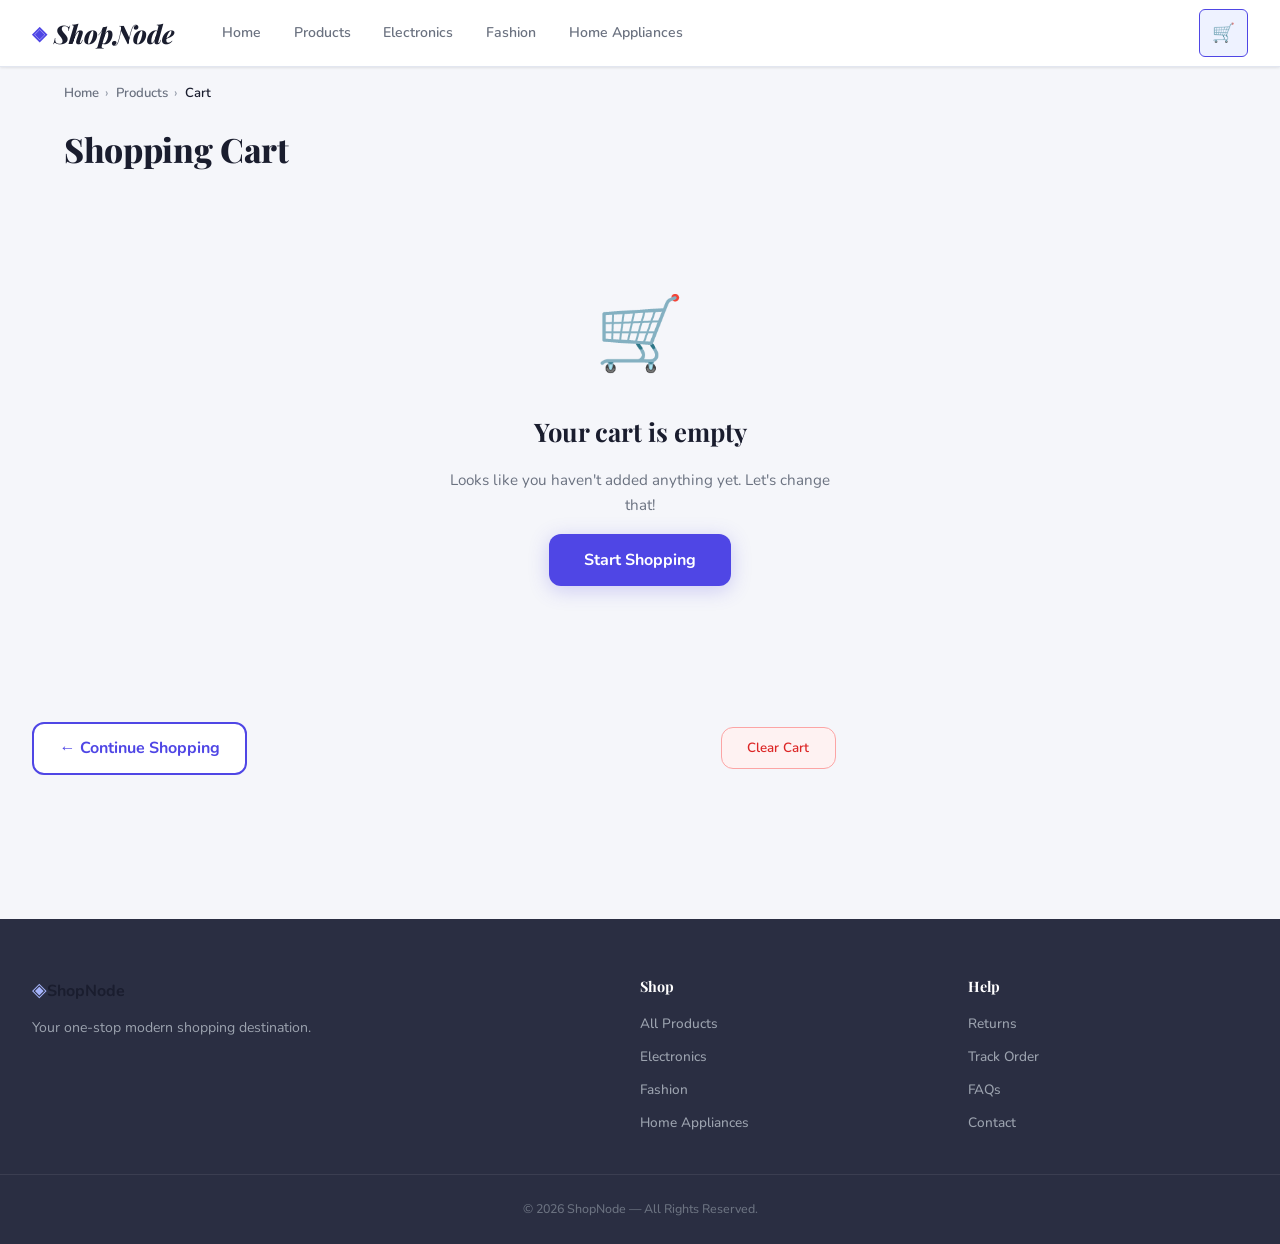
<file: cart.html>
<!DOCTYPE html>
<html lang="en">
<head>
  <meta charset="UTF-8" />
  <meta name="viewport" content="width=device-width, initial-scale=1.0" />
  <title>Your Cart — ShopNode</title>
  <link rel="preconnect" href="https://fonts.googleapis.com" />
  <link rel="preconnect" href="https://fonts.gstatic.com" crossorigin />
  <link href="https://fonts.googleapis.com/css2?family=Syne:wght@400;600;700;800&family=DM+Sans:wght@300;400;500;600&display=swap" rel="stylesheet" />
  <link rel="stylesheet" href="css/style.css" />
  <link rel="stylesheet" href="css/cart.css" />
</head>
<body>

  <header class="navbar" role="banner">
    <div class="nav-inner">
      <a href="index.html" class="nav-logo" aria-label="ShopNode home"><span class="logo-icon">◈</span>ShopNode</a>
      <nav class="nav-links" role="navigation" aria-label="Main navigation">
        <a href="index.html" class="nav-link">Home</a>
        <a href="products.html" class="nav-link">Products</a>
        <a href="products.html?category=Electronics" class="nav-link">Electronics</a>
        <a href="products.html?category=Fashion" class="nav-link">Fashion</a>
        <a href="products.html?category=HomeAppliances" class="nav-link">Home Appliances</a>
      </nav>
      <div class="nav-actions">
        <a href="cart.html" class="nav-icon-btn cart-btn active-cart-btn" aria-label="Shopping cart">🛒<span class="cart-badge">0</span></a>
        <button class="nav-hamburger" onclick="toggleMobileNav()" aria-label="Toggle menu">☰</button>
      </div>
    </div>
    <div class="mobile-nav" id="mobile-nav" aria-hidden="true">
      <a href="index.html">Home</a>
      <a href="products.html">All Products</a>
      <a href="products.html?category=Electronics">Electronics</a>
      <a href="products.html?category=Fashion">Fashion</a>
      <a href="products.html?category=HomeAppliances">Home Appliances</a>
      <a href="products.html?category=Books">Books</a>
      <a href="products.html?category=Sports">Sports</a>
      <a href="cart.html" class="active">Cart</a>
    </div>
  </header>

  <main class="cart-main">
    <nav class="breadcrumb" aria-label="Breadcrumb">
      <a href="index.html">Home</a> <span>›</span> <a href="products.html">Products</a> <span>›</span> <span>Cart</span>
    </nav>

    <h1 class="page-title">Shopping Cart</h1>

    <!-- Empty state -->
    <div id="cart-empty" class="empty-state" style="display:none" role="alert">
      <div class="empty-icon">🛒</div>
      <h2>Your cart is empty</h2>
      <p>Looks like you haven't added anything yet. Let's change that!</p>
      <a href="products.html" class="btn-primary">Start Shopping</a>
    </div>

    <div class="cart-layout">
      <!-- Cart Items -->
      <section class="cart-items-section" aria-label="Cart items">
        <div id="cart-items" class="cart-items" aria-live="polite"></div>
        <div class="cart-actions">
          <a href="products.html" class="btn-secondary">← Continue Shopping</a>
          <button class="btn-danger" onclick="clearCart()" aria-label="Clear all cart items">Clear Cart</button>
        </div>
      </section>

      <!-- Cart Summary -->
      <aside id="cart-summary-section" class="cart-summary-section" style="display:none" aria-label="Order summary">
        <div class="cart-summary">
          <h2>Order Summary</h2>
          <div class="summary-row">
            <span>Subtotal</span>
            <span id="summary-subtotal">₹0</span>
          </div>
          <div class="summary-row discount-row">
            <span>Savings</span>
            <span id="summary-discount" class="green">-₹0</span>
          </div>
          <div class="summary-row">
            <span>Shipping</span>
            <span id="summary-shipping">₹49</span>
          </div>
          <div class="summary-row">
            <span>GST (18%)</span>
            <span id="summary-tax">₹0</span>
          </div>
          <div class="summary-divider"></div>
          <div class="summary-row total-row">
            <span>Total</span>
            <span id="summary-total">₹0</span>
          </div>
          <a href="checkout.html" class="btn-checkout" aria-label="Proceed to checkout">Proceed to Checkout →</a>
          <div class="secure-badge">🔒 Secure &amp; Encrypted Checkout</div>
          <div class="accepted-payments">
            <span>COD</span><span>UPI</span><span>Cards</span>
          </div>
        </div>
      </aside>
    </div>
  </main>

  <footer class="footer" role="contentinfo">
    <div class="footer-inner">
      <div class="footer-brand">
        <span class="logo-icon">◈</span><strong>ShopNode</strong>
        <p>Your one-stop modern shopping destination.</p>
      </div>
      <div class="footer-links">
        <h4>Shop</h4>
        <a href="products.html">All Products</a>
        <a href="products.html?category=Electronics">Electronics</a>
        <a href="products.html?category=Fashion">Fashion</a>
        <a href="products.html?category=HomeAppliances">Home Appliances</a>
      </div>
      <div class="footer-links">
        <h4>Help</h4>
        <a href="#">Returns</a>
        <a href="#">Track Order</a>
        <a href="#">FAQs</a>
        <a href="#">Contact</a>
      </div>
    </div>
    <p class="footer-copy">© 2026 ShopNode — All Rights Reserved.</p>
  </footer>

  <div id="toast-container" role="status" aria-live="polite"></div>

  <script src="js/data.js"></script>
  <script src="js/cart.js"></script>
  <script>
    document.addEventListener("DOMContentLoaded", renderCartPage);
    document.addEventListener("cartUpdated", renderCartPage);

    function clearCart() {
      if (confirm("Remove all items from your cart?")) {
        CartManager.clearCart();
        renderCartPage();
        showToast("Cart cleared.", "info");
      }
    }
    function toggleMobileNav() {
      const nav = document.getElementById("mobile-nav");
      const open = nav.classList.toggle("open");
      nav.setAttribute("aria-hidden", String(!open));
    }
  </script>
</body>
</html>
</file>
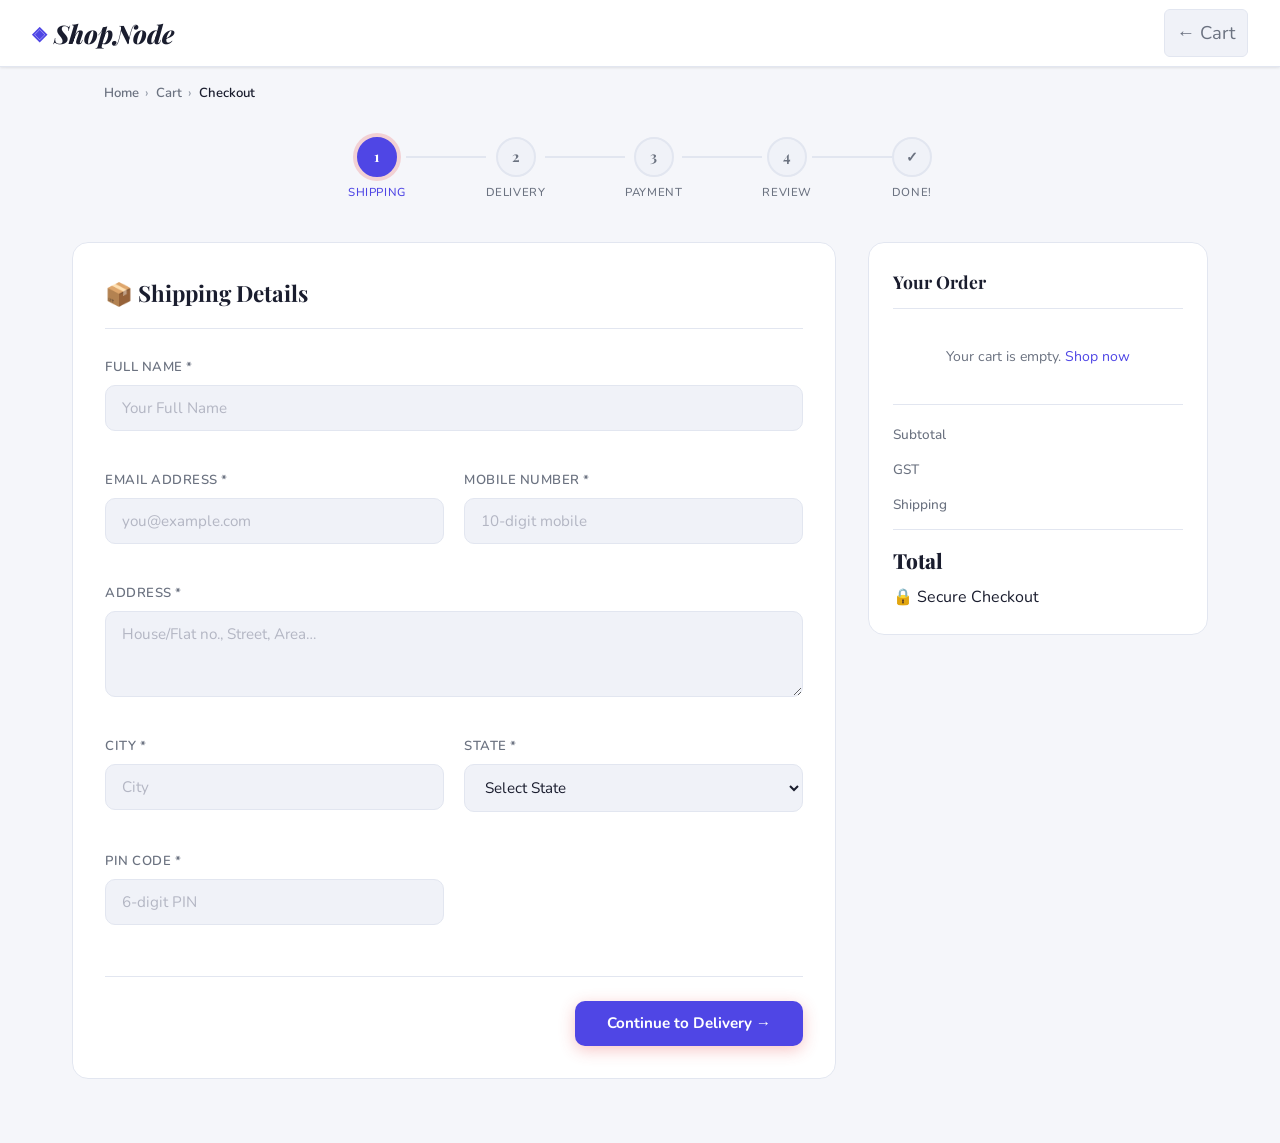
<file: checkout.html>
<!DOCTYPE html>
<html lang="en">
<head>
  <meta charset="UTF-8" />
  <meta name="viewport" content="width=device-width, initial-scale=1.0" />
  <title>Checkout — ShopNode</title>
  <link rel="preconnect" href="https://fonts.googleapis.com" />
  <link rel="preconnect" href="https://fonts.gstatic.com" crossorigin />
  <link href="https://fonts.googleapis.com/css2?family=Syne:wght@400;600;700;800&family=DM+Sans:wght@300;400;500;600&display=swap" rel="stylesheet" />
  <link rel="stylesheet" href="css/style.css" />
  <link rel="stylesheet" href="css/checkout.css" />
</head>
<body>

  <header class="navbar" role="banner">
    <div class="nav-inner">
      <a href="index.html" class="nav-logo" aria-label="ShopNode home"><span class="logo-icon">◈</span>ShopNode</a>
      <div class="nav-actions">
        <a href="cart.html" class="nav-icon-btn cart-btn" aria-label="Back to cart">← Cart</a>
      </div>
    </div>
  </header>

  <main class="checkout-main">
    <nav class="breadcrumb" aria-label="Breadcrumb">
      <a href="index.html">Home</a> <span>›</span>
      <a href="cart.html">Cart</a> <span>›</span>
      <span>Checkout</span>
    </nav>

    <!-- ===== STEP INDICATORS ===== -->
    <div class="step-indicators" role="list" aria-label="Checkout steps">
      <div class="step-indicator active" role="listitem" data-step="1">
        <div class="step-circle">1</div>
        <span class="step-label">Shipping</span>
      </div>
      <div class="step-connector"></div>
      <div class="step-indicator" role="listitem" data-step="2">
        <div class="step-circle">2</div>
        <span class="step-label">Delivery</span>
      </div>
      <div class="step-connector"></div>
      <div class="step-indicator" role="listitem" data-step="3">
        <div class="step-circle">3</div>
        <span class="step-label">Payment</span>
      </div>
      <div class="step-connector"></div>
      <div class="step-indicator" role="listitem" data-step="4">
        <div class="step-circle">4</div>
        <span class="step-label">Review</span>
      </div>
      <div class="step-connector"></div>
      <div class="step-indicator" role="listitem" data-step="5">
        <div class="step-circle">✓</div>
        <span class="step-label">Done!</span>
      </div>
    </div>

    <div id="checkout-steps" class="checkout-layout">

      <!-- ===== LEFT: STEP FORMS ===== -->
      <div class="checkout-forms">

        <!-- STEP 1: Shipping Details -->
        <section id="step-1" class="checkout-step active" aria-label="Shipping details">
          <h2 class="step-title">📦 Shipping Details</h2>
          <div class="form-grid">
            <div class="form-group form-full">
              <label for="ship-name">Full Name *</label>
              <input type="text" id="ship-name" placeholder="Your Full Name" autocomplete="name" aria-required="true" />
              <span id="ship-name-err" class="field-error" aria-live="polite"></span>
            </div>
            <div class="form-group">
              <label for="ship-email">Email Address *</label>
              <input type="email" id="ship-email" placeholder="you@example.com" autocomplete="email" aria-required="true" />
              <span id="ship-email-err" class="field-error" aria-live="polite"></span>
            </div>
            <div class="form-group">
              <label for="ship-phone">Mobile Number *</label>
              <input type="tel" id="ship-phone" placeholder="10-digit mobile" autocomplete="tel" maxlength="10" aria-required="true" />
              <span id="ship-phone-err" class="field-error" aria-live="polite"></span>
            </div>
            <div class="form-group form-full">
              <label for="ship-address">Address *</label>
              <textarea id="ship-address" placeholder="House/Flat no., Street, Area…" rows="3" autocomplete="street-address" aria-required="true"></textarea>
              <span id="ship-address-err" class="field-error" aria-live="polite"></span>
            </div>
            <div class="form-group">
              <label for="ship-city">City *</label>
              <input type="text" id="ship-city" placeholder="City" autocomplete="address-level2" aria-required="true" />
              <span id="ship-city-err" class="field-error" aria-live="polite"></span>
            </div>
            <div class="form-group">
              <label for="ship-state">State *</label>
              <select id="ship-state" aria-required="true">
                <option value="">Select State</option>
                <option>Andhra Pradesh</option><option>Assam</option><option>Bihar</option>
                <option>Delhi</option><option>Goa</option><option>Gujarat</option>
                <option>Haryana</option><option>Himachal Pradesh</option><option>Jharkhand</option>
                <option>Karnataka</option><option>Kerala</option><option>Madhya Pradesh</option>
                <option>Maharashtra</option><option>Odisha</option><option>Punjab</option>
                <option>Rajasthan</option><option>Tamil Nadu</option><option>Telangana</option>
                <option>Uttar Pradesh</option><option>Uttarakhand</option><option>West Bengal</option>
              </select>
              <span id="ship-state-err" class="field-error" aria-live="polite"></span>
            </div>
            <div class="form-group">
              <label for="ship-pin">PIN Code *</label>
              <input type="text" id="ship-pin" placeholder="6-digit PIN" maxlength="6" aria-required="true" />
              <span id="ship-pin-err" class="field-error" aria-live="polite"></span>
            </div>
          </div>
          <div class="step-nav">
            <span></span>
            <button class="btn-next" onclick="nextStep()">Continue to Delivery →</button>
          </div>
        </section>

        <!-- STEP 2: Delivery Options -->
        <section id="step-2" class="checkout-step" aria-label="Delivery options">
          <h2 class="step-title">🚚 Delivery Options</h2>
          <div class="delivery-options">
            <div class="delivery-option selected" data-type="standard" onclick="selectDelivery('standard')" role="radio" aria-checked="true" tabindex="0">
              <div class="delivery-icon">📦</div>
              <div class="delivery-info">
                <h3>Standard Delivery</h3>
                <p>3–5 business days</p>
              </div>
              <div class="delivery-price">
                <span class="free-tag">FREE</span>
                <small>above ₹999</small>
              </div>
            </div>
            <div class="delivery-option" data-type="express" onclick="selectDelivery('express')" role="radio" aria-checked="false" tabindex="0">
              <div class="delivery-icon">⚡</div>
              <div class="delivery-info">
                <h3>Express Delivery</h3>
                <p>1–2 business days</p>
              </div>
              <div class="delivery-price">₹149</div>
            </div>
          </div>
          <div class="step-nav">
            <button class="btn-back" onclick="prevStep()">← Back</button>
            <button class="btn-next" onclick="nextStep()">Continue to Payment →</button>
          </div>
        </section>

        <!-- STEP 3: Payment -->
        <section id="step-3" class="checkout-step" aria-label="Payment method">
          <h2 class="step-title">💳 Payment Method</h2>
          <div class="payment-options">
            <div class="payment-option selected" data-method="cod" onclick="selectPayment('cod')" role="radio" aria-checked="true" tabindex="0">
              <span class="pay-icon">💵</span> Cash on Delivery
            </div>
            <div class="payment-option" data-method="upi" onclick="selectPayment('upi')" role="radio" aria-checked="false" tabindex="0">
              <span class="pay-icon">📱</span> UPI
            </div>
            <div class="payment-option" data-method="card" onclick="selectPayment('card')" role="radio" aria-checked="false" tabindex="0">
              <span class="pay-icon">💳</span> Credit Card
            </div>
            <div class="payment-option" data-method="debit" onclick="selectPayment('debit')" role="radio" aria-checked="false" tabindex="0">
              <span class="pay-icon">🏧</span> Debit Card
            </div>
          </div>

          <!-- UPI Details -->
          <div id="pay-details-upi" class="payment-details">
            <label for="upi-id">UPI ID</label>
            <input type="text" id="upi-id" placeholder="yourname@upi" />
          </div>

          <!-- Credit Card Details -->
          <div id="pay-details-card" class="payment-details">
            <label for="card-number">Card Number</label>
            <input type="text" id="card-number" placeholder="1234 5678 9012 3456" maxlength="19" />
            <label for="card-name">Name on Card</label>
            <input type="text" id="card-name" placeholder="Full Name" />
            <div class="card-row">
              <div>
                <label for="card-expiry">Expiry</label>
                <input type="text" id="card-expiry" placeholder="MM/YY" maxlength="5" />
              </div>
              <div>
                <label for="card-cvv">CVV</label>
                <input type="text" id="card-cvv" placeholder="•••" maxlength="3" />
              </div>
            </div>
          </div>

          <!-- Debit Card (same structure) -->
          <div id="pay-details-debit" class="payment-details">
            <label for="dcard-number">Card Number</label>
            <input type="text" id="dcard-number" placeholder="1234 5678 9012 3456" maxlength="19" />
            <label for="dcard-name">Name on Card</label>
            <input type="text" id="dcard-name" placeholder="Full Name" />
            <div class="card-row">
              <div>
                <label for="dcard-expiry">Expiry</label>
                <input type="text" id="dcard-expiry" placeholder="MM/YY" maxlength="5" />
              </div>
              <div>
                <label for="dcard-cvv">CVV</label>
                <input type="text" id="dcard-cvv" placeholder="•••" maxlength="3" />
              </div>
            </div>
          </div>

          <div class="step-nav">
            <button class="btn-back" onclick="prevStep()">← Back</button>
            <button class="btn-next" onclick="nextStep()">Review Order →</button>
          </div>
        </section>

        <!-- STEP 4: Order Review -->
        <section id="step-4" class="checkout-step" aria-label="Order review">
          <h2 class="step-title">📋 Review Your Order</h2>

          <div class="review-section">
            <h3>Items</h3>
            <div id="review-items" class="review-items"></div>
          </div>

          <div class="review-grid">
            <div class="review-section">
              <h3>Delivery Address</h3>
              <p id="review-address" class="review-text"></p>
            </div>
            <div class="review-section">
              <h3>Delivery Method</h3>
              <p id="review-delivery" class="review-text"></p>
            </div>
            <div class="review-section">
              <h3>Payment</h3>
              <p id="review-payment" class="review-text"></p>
            </div>
          </div>

          <div class="review-totals">
            <div class="summary-row"><span>Subtotal</span><span id="review-subtotal"></span></div>
            <div class="summary-row green"><span>Savings</span><span id="review-discount"></span></div>
            <div class="summary-row"><span>Shipping</span><span id="review-shipping"></span></div>
            <div class="summary-row"><span>GST (18%)</span><span id="review-tax"></span></div>
            <div class="summary-divider"></div>
            <div class="summary-row total-row"><span>Grand Total</span><span id="review-total"></span></div>
          </div>

          <div class="step-nav">
            <button class="btn-back" onclick="prevStep()">← Back</button>
            <button id="place-order-btn" class="btn-place-order" onclick="placeOrder()">🛒 Place Order</button>
          </div>
        </section>

        <!-- STEP 5: Confirmation -->
        <section id="step-5" class="checkout-step" aria-label="Order confirmation">
          <canvas id="confetti-canvas" style="position:fixed;top:0;left:0;pointer-events:none;z-index:9999;display:none"></canvas>
          <div class="confirmation-content">
            <div class="confirm-icon" aria-hidden="true">✅</div>
            <h2>Order Placed Successfully!</h2>
            <p class="confirm-subtitle">Thank you for shopping with ShopNode</p>
            <div class="confirm-details">
              <div class="confirm-row">
                <span>Order ID</span>
                <strong id="confirm-order-id">NX12345678</strong>
              </div>
              <div class="confirm-row">
                <span>Estimated Delivery</span>
                <strong id="confirm-delivery-date">–</strong>
              </div>
              <div class="confirm-row">
                <span>Confirmation sent to</span>
                <strong id="confirm-email">–</strong>
              </div>
            </div>
            <div class="confirm-actions">
              <a href="products.html" class="btn-next">Continue Shopping →</a>
              <a href="index.html" class="btn-back">Back to Home</a>
            </div>
          </div>
        </section>
      </div>

      <!-- ===== RIGHT: ORDER SUMMARY ===== -->
      <aside class="checkout-summary" aria-label="Order summary">
        <h3>Your Order</h3>
        <div id="checkout-cart-items" class="checkout-cart-items"></div>
        <div class="checkout-totals">
          <div class="summary-row"><span>Subtotal</span><span id="co-subtotal"></span></div>
          <div class="summary-row"><span>GST</span><span id="co-tax"></span></div>
          <div class="summary-row"><span>Shipping</span><span id="co-shipping"></span></div>
          <div class="summary-divider"></div>
          <div class="summary-row total-row"><span>Total</span><span id="co-total"></span></div>
        </div>
        <div class="secure-badge">🔒 Secure Checkout</div>
      </aside>

    </div>
  </main>

  <div id="toast-container" role="status" aria-live="polite"></div>

  <script src="js/data.js"></script>
  <script src="js/cart.js"></script>
  <script src="js/checkout.js"></script>
  <script>
    // Keyboard support for delivery/payment options
    document.querySelectorAll('.delivery-option, .payment-option').forEach(el => {
      el.addEventListener('keydown', (e) => {
        if (e.key === 'Enter' || e.key === ' ') { e.preventDefault(); el.click(); }
      });
    });
  </script>
</body>
</html>
</file>
<file: css/style.css>
/* ============================================================
   style.css — Light Theme Design System
   ShopNode — Clean Professional Light E-Commerce Theme
   Playfair Display (headings) + Nunito (body)
   ============================================================ */

@import url('https://fonts.googleapis.com/css2?family=Playfair+Display:ital,wght@0,600;0,700;0,800;1,700&family=Nunito:wght@300;400;500;600;700;800&display=swap');

*, *::before, *::after { box-sizing: border-box; margin: 0; padding: 0; }

:root {
  /* Light Palette */
  --clr-bg:         #f5f6fa;
  --clr-surface:    #ffffff;
  --clr-surface2:   #f0f2f8;
  --clr-border:     #e2e6f0;
  --clr-border2:    #c8cedf;

  /* Text */
  --clr-text:       #1a1d2e;
  --clr-text-muted: #6b7280;
  --clr-text-light: #9ca3af;

  /* Brand Accent — Indigo/Violet */
  --clr-accent:     #4f46e5;
  --clr-accent2:    #7c3aed;
  --clr-accent-lt:  #eef2ff;
  --clr-accent-glow: rgba(79,70,229,0.18);

  /* Semantic */
  --clr-success:    #059669;
  --clr-success-lt: #ecfdf5;
  --clr-warning:    #d97706;
  --clr-warning-lt: #fffbeb;
  --clr-danger:     #dc2626;
  --clr-danger-lt:  #fef2f2;
  --clr-gold:       #f59e0b;

  /* Typography */
  --font-display: 'Playfair Display', Georgia, serif;
  --font-body:    'Nunito', 'Segoe UI', sans-serif;

  /* Shape */
  --radius:    16px;
  --radius-sm: 10px;
  --radius-xs: 6px;

  /* Shadows — soft, layered */
  --shadow-xs: 0 1px 3px rgba(0,0,0,0.06), 0 1px 2px rgba(0,0,0,0.04);
  --shadow-sm: 0 2px 8px rgba(0,0,0,0.07), 0 1px 3px rgba(0,0,0,0.05);
  --shadow:    0 4px 20px rgba(0,0,0,0.08), 0 2px 6px rgba(0,0,0,0.05);
  --shadow-lg: 0 10px 40px rgba(0,0,0,0.1), 0 4px 12px rgba(0,0,0,0.06);
  --shadow-accent: 0 4px 20px rgba(79,70,229,0.25);

  --transition: 0.22s cubic-bezier(0.4,0,0.2,1);
}

html { scroll-behavior: smooth; }
body {
  font-family: var(--font-body);
  background: var(--clr-bg);
  color: var(--clr-text);
  line-height: 1.65;
  -webkit-font-smoothing: antialiased;
}
a { color: inherit; text-decoration: none; }
button { font-family: inherit; cursor: pointer; border: none; background: none; }
img { max-width: 100%; display: block; }
input, select, textarea { font-family: inherit; }

/* ============================================================
   NAVBAR
   ============================================================ */
.navbar {
  position: sticky;
  top: 0;
  z-index: 900;
  background: rgba(255,255,255,0.95);
  backdrop-filter: blur(20px);
  border-bottom: 1px solid var(--clr-border);
  box-shadow: var(--shadow-xs);
}

.nav-inner {
  max-width: 1400px;
  margin: 0 auto;
  padding: 0 2rem;
  height: 66px;
  display: flex;
  align-items: center;
  gap: 2rem;
}

.nav-logo {
  font-family: var(--font-display);
  font-size: 1.6rem;
  font-weight: 800;
  font-style: italic;
  letter-spacing: 0.01em;
  display: flex;
  align-items: center;
  gap: 0.4rem;
  color: var(--clr-text);
  flex-shrink: 0;
}
.logo-icon { color: var(--clr-accent); font-style: normal; font-size: 1.2rem; }

.nav-links { display: flex; gap: 0.15rem; flex: 1; }
.nav-link {
  padding: 0.42rem 0.95rem;
  border-radius: var(--radius-xs);
  font-size: 0.88rem;
  font-weight: 600;
  color: var(--clr-text-muted);
  transition: var(--transition);
}
.nav-link:hover { color: var(--clr-accent); background: var(--clr-accent-lt); }
.nav-link.active { color: var(--clr-accent); background: var(--clr-accent-lt); }

.nav-actions { display: flex; align-items: center; gap: 0.75rem; margin-left: auto; }

.nav-search { display: flex; align-items: center; }
.nav-search-input {
  background: var(--clr-surface2);
  border: 1.5px solid var(--clr-border);
  border-radius: var(--radius-xs);
  padding: 0.46rem 0.9rem;
  color: var(--clr-text);
  font-size: 0.88rem;
  width: 200px;
  outline: none;
  transition: var(--transition);
}
.nav-search-input:focus {
  border-color: var(--clr-accent);
  background: var(--clr-surface);
  width: 240px;
  box-shadow: 0 0 0 3px var(--clr-accent-glow);
}
.search-btn {
  background: var(--clr-accent);
  color: #fff;
  border-radius: 0 var(--radius-xs) var(--radius-xs) 0;
  padding: 0.46rem 0.9rem;
  font-size: 1rem;
  margin-left: -2px;
  transition: var(--transition);
}
.search-btn:hover { background: var(--clr-accent2); }

.nav-icon-btn {
  position: relative;
  font-size: 1.15rem;
  padding: 0.46rem 0.75rem;
  border-radius: var(--radius-xs);
  transition: var(--transition);
  background: var(--clr-surface2);
  border: 1.5px solid var(--clr-border);
  color: var(--clr-text-muted);
}
.nav-icon-btn:hover { background: var(--clr-accent-lt); border-color: var(--clr-accent); color: var(--clr-accent); }

.cart-badge {
  position: absolute;
  top: -7px; right: -7px;
  background: var(--clr-accent);
  color: #fff;
  font-size: 0.65rem;
  font-weight: 800;
  min-width: 18px; height: 18px;
  border-radius: 99px;
  display: flex; align-items: center; justify-content: center;
  padding: 0 4px;
  border: 2px solid var(--clr-surface);
}

.nav-hamburger {
  display: none;
  font-size: 1.3rem;
  padding: 0.4rem 0.6rem;
  color: var(--clr-text);
  background: var(--clr-surface2);
  border-radius: var(--radius-xs);
  border: 1.5px solid var(--clr-border);
}

.mobile-nav {
  display: none;
  flex-direction: column;
  background: var(--clr-surface);
  border-top: 1px solid var(--clr-border);
  padding: 1rem 2rem;
  gap: 0.25rem;
  box-shadow: var(--shadow-sm);
}
.mobile-nav.open { display: flex; }
.mobile-nav a {
  padding: 0.65rem 0.75rem;
  border-radius: var(--radius-xs);
  font-size: 0.92rem;
  font-weight: 600;
  color: var(--clr-text-muted);
  transition: var(--transition);
  border-bottom: 1px solid var(--clr-border);
}
.mobile-nav a:last-child { border-bottom: none; }
.mobile-nav a:hover { color: var(--clr-accent); background: var(--clr-accent-lt); }

@media (max-width: 900px) {
  .nav-links, .nav-search { display: none; }
  .nav-hamburger { display: flex; }
}

/* ============================================================
   BREADCRUMB
   ============================================================ */
.breadcrumb {
  max-width: 1400px;
  margin: 1rem auto 0;
  padding: 0 2rem;
  font-size: 0.82rem;
  color: var(--clr-text-light);
  display: flex; gap: 0.4rem; align-items: center; flex-wrap: wrap;
  font-weight: 600;
}
.breadcrumb a { color: var(--clr-text-muted); }
.breadcrumb a:hover { color: var(--clr-accent); }
.breadcrumb span:last-child { color: var(--clr-text); }

/* ============================================================
   HERO
   ============================================================ */
.hero {
  max-width: 1400px;
  margin: 0 auto;
  padding: 4rem 2rem 3rem;
  display: grid;
  grid-template-columns: 1fr 1fr;
  gap: 4rem;
  align-items: center;
  min-height: 80vh;
}

.hero-badge {
  display: inline-block;
  background: var(--clr-accent-lt);
  border: 1.5px solid rgba(79,70,229,0.2);
  color: var(--clr-accent);
  font-size: 0.8rem;
  font-weight: 700;
  padding: 0.38rem 1rem;
  border-radius: 99px;
  margin-bottom: 1.5rem;
  letter-spacing: 0.04em;
  animation: fadeInUp 0.5s both;
}

.hero-title {
  font-family: var(--font-display);
  font-size: clamp(2.4rem, 5vw, 4.5rem);
  font-weight: 800;
  line-height: 1.1;
  margin-bottom: 1.25rem;
  color: var(--clr-text);
  animation: fadeInUp 0.5s 0.1s both;
  letter-spacing: -0.02em;
}
.hero-title em {
  font-style: italic;
  color: var(--clr-accent);
}

.hero-subtitle {
  font-size: 1.05rem;
  color: var(--clr-text-muted);
  max-width: 460px;
  margin-bottom: 2.25rem;
  animation: fadeInUp 0.5s 0.2s both;
  font-weight: 400;
  line-height: 1.8;
}

.hero-ctas {
  display: flex; gap: 1rem; flex-wrap: wrap;
  margin-bottom: 2.75rem;
  animation: fadeInUp 0.5s 0.3s both;
}

.btn-hero-primary {
  background: var(--clr-accent);
  color: #fff;
  padding: 0.9rem 2.2rem;
  border-radius: 12px;
  font-weight: 700;
  font-size: 0.95rem;
  transition: var(--transition);
  box-shadow: var(--shadow-accent);
}
.btn-hero-primary:hover { background: var(--clr-accent2); transform: translateY(-2px); box-shadow: 0 8px 28px rgba(79,70,229,0.32); }

.btn-hero-secondary {
  background: var(--clr-surface);
  color: var(--clr-accent);
  padding: 0.9rem 2.2rem;
  border-radius: 12px;
  font-weight: 700;
  font-size: 0.95rem;
  border: 2px solid var(--clr-accent);
  transition: var(--transition);
}
.btn-hero-secondary:hover { background: var(--clr-accent-lt); transform: translateY(-2px); }

.hero-stats { display: flex; gap: 2.5rem; animation: fadeInUp 0.5s 0.4s both; }
.stat { display: flex; flex-direction: column; }
.stat-num {
  font-family: var(--font-display);
  font-size: 1.9rem;
  font-weight: 700;
  color: var(--clr-accent);
}
.stat-label { font-size: 0.76rem; color: var(--clr-text-muted); text-transform: uppercase; letter-spacing: 0.08em; font-weight: 700; margin-top: 2px; }

.hero-visual {
  position: relative;
  height: 500px;
  display: flex; align-items: center; justify-content: center;
}
.hero-card {
  position: absolute;
  border-radius: var(--radius);
  overflow: hidden;
  box-shadow: var(--shadow-lg);
  border: 1px solid var(--clr-border);
  transition: transform 0.4s ease;
}
.hero-card:hover { transform: scale(1.04) rotate(0deg) !important; }
.hero-card img { width: 100%; height: 100%; object-fit: cover; }
.hero-card-1 { width: 220px; height: 280px; top: 10%; left: 15%; transform: rotate(-5deg); z-index: 3; animation: floatCard1 4s ease-in-out infinite; }
.hero-card-2 { width: 200px; height: 240px; top: 30%; right: 5%; transform: rotate(4deg); z-index: 2; animation: floatCard2 5s ease-in-out infinite; }
.hero-card-3 { width: 180px; height: 220px; bottom: 5%; left: 35%; transform: rotate(-2deg); z-index: 1; animation: floatCard1 6s 1s ease-in-out infinite; }
@keyframes floatCard1 { 0%,100%{transform:rotate(-5deg) translateY(0)} 50%{transform:rotate(-5deg) translateY(-12px)} }
@keyframes floatCard2 { 0%,100%{transform:rotate(4deg) translateY(0)} 50%{transform:rotate(4deg) translateY(-8px)} }

/* ============================================================
   SECTION HEADERS
   ============================================================ */
.section-header {
  max-width: 1400px;
  margin: 0 auto;
  padding: 0 2rem;
  display: flex; align-items: baseline; justify-content: space-between;
  margin-bottom: 1.5rem;
}
.section-header h2 {
  font-family: var(--font-display);
  font-size: 1.8rem;
  font-weight: 700;
  color: var(--clr-text);
  letter-spacing: -0.01em;
}
.see-all {
  color: var(--clr-accent);
  font-size: 0.85rem;
  font-weight: 700;
  transition: opacity var(--transition);
}
.see-all:hover { opacity: 0.7; }

.featured-section, .categories-section, .why-section, .deals-banner { margin: 3.5rem 0; }

.featured-grid {
  max-width: 1400px;
  margin: 0 auto;
  padding: 0 2rem;
  display: grid;
  grid-template-columns: repeat(auto-fill, minmax(260px, 1fr));
  gap: 1.5rem;
}

/* ============================================================
   CATEGORIES
   ============================================================ */
.categories-grid {
  max-width: 1400px;
  margin: 0 auto;
  padding: 0 2rem;
  display: grid;
  grid-template-columns: repeat(5, 1fr);
  gap: 1rem;
}
.cat-card {
  background: var(--clr-surface);
  border: 1.5px solid var(--clr-border);
  border-radius: var(--radius);
  padding: 2rem 1rem;
  text-align: center;
  transition: var(--transition);
  cursor: pointer;
  box-shadow: var(--shadow-xs);
}
.cat-card:hover {
  border-color: var(--clr-accent);
  transform: translateY(-5px);
  box-shadow: var(--shadow), 0 0 0 3px var(--clr-accent-glow);
}
.cat-icon { font-size: 2.5rem; margin-bottom: 0.75rem; }
.cat-card h3 { font-family: var(--font-display); font-size: 1rem; font-weight: 700; margin-bottom: 0.3rem; color: var(--clr-text); }
.cat-card p { font-size: 0.78rem; color: var(--clr-text-muted); font-weight: 500; }

/* ============================================================
   DEALS BANNER
   ============================================================ */
.deals-banner { max-width: 1400px; margin: 3.5rem auto; padding: 0 2rem; }
.deals-content {
  background: linear-gradient(135deg, var(--clr-accent) 0%, var(--clr-accent2) 100%);
  border-radius: var(--radius);
  padding: 3.5rem;
  text-align: center;
  box-shadow: var(--shadow-accent);
  position: relative;
  overflow: hidden;
}
.deals-content::before {
  content: '';
  position: absolute;
  top: -80px; right: -80px;
  width: 280px; height: 280px;
  background: rgba(255,255,255,0.06);
  border-radius: 50%;
  pointer-events: none;
}
.deals-content h2 { font-family: var(--font-display); font-size: 2.2rem; color: #fff; margin-bottom: 0.75rem; font-style: italic; }
.deals-content p { color: rgba(255,255,255,0.88); margin-bottom: 1.75rem; font-size: 1.05rem; }
.deals-content .btn-hero-primary { background: #fff; color: var(--clr-accent); box-shadow: var(--shadow-sm); }
.deals-content .btn-hero-primary:hover { background: var(--clr-accent-lt); transform: translateY(-2px); }

/* ============================================================
   WHY SECTION
   ============================================================ */
.why-section { max-width: 1400px; margin: 3.5rem auto; padding: 0 2rem; text-align: center; }
.why-section h2 { font-family: var(--font-display); font-size: 1.9rem; font-weight: 700; margin-bottom: 2.25rem; }
.why-grid { display: grid; grid-template-columns: repeat(4, 1fr); gap: 1.5rem; }
.why-card {
  background: var(--clr-surface);
  border: 1.5px solid var(--clr-border);
  border-radius: var(--radius);
  padding: 2.25rem 1.5rem;
  transition: var(--transition);
  box-shadow: var(--shadow-xs);
}
.why-card:hover { transform: translateY(-4px); border-color: var(--clr-accent); box-shadow: var(--shadow); }
.why-icon { font-size: 2rem; margin-bottom: 0.8rem; }
.why-card h3 { font-family: var(--font-display); font-size: 1.05rem; font-weight: 700; margin-bottom: 0.5rem; }
.why-card p { font-size: 0.85rem; color: var(--clr-text-muted); }

/* ============================================================
   PRODUCT CARDS (shared)
   ============================================================ */
.product-card {
  background: var(--clr-surface);
  border: 1.5px solid var(--clr-border);
  border-radius: var(--radius);
  overflow: hidden;
  display: flex; flex-direction: column;
  position: relative;
  opacity: 0; transform: translateY(16px);
  transition: opacity 0.4s ease, transform 0.4s ease, border-color var(--transition), box-shadow var(--transition);
  box-shadow: var(--shadow-xs);
}
.product-card.visible { opacity: 1; transform: translateY(0); }
.product-card:hover {
  border-color: var(--clr-accent);
  box-shadow: var(--shadow-lg), 0 0 0 3px var(--clr-accent-glow);
  transform: translateY(-5px);
}
.product-card.out-of-stock { opacity: 0.55; }

.badge {
  position: absolute;
  top: 0.8rem; left: 0.8rem;
  padding: 0.28rem 0.65rem;
  border-radius: var(--radius-xs);
  font-size: 0.71rem; font-weight: 800;
  z-index: 2; letter-spacing: 0.04em;
}
.badge-discount { background: var(--clr-accent); color: #fff; }
.badge-oos { background: #6b7280; color: #fff; top: 0.8rem; left: auto; right: 0.8rem; }

.wishlist-btn {
  position: absolute;
  top: 0.8rem; right: 0.8rem;
  width: 34px; height: 34px;
  background: var(--clr-surface);
  border: 1.5px solid var(--clr-border);
  border-radius: 50%;
  font-size: 1rem;
  display: flex; align-items: center; justify-content: center;
  z-index: 3;
  transition: var(--transition);
  color: var(--clr-text-light);
  box-shadow: var(--shadow-xs);
}
.wishlist-btn:hover { color: #e11d48; border-color: #e11d48; background: #fff1f2; }
.wishlist-btn.wished { color: #e11d48; border-color: #fda4af; background: #fff1f2; }

.card-image-wrap {
  position: relative; overflow: hidden;
  aspect-ratio: 4/3;
  background: var(--clr-surface2);
}
.card-img { width: 100%; height: 100%; object-fit: cover; transition: transform 0.45s ease; }
.product-card:hover .card-img { transform: scale(1.07); }

.quick-view-btn {
  position: absolute;
  bottom: -42px; left: 50%;
  transform: translateX(-50%);
  background: rgba(255,255,255,0.96);
  color: var(--clr-accent);
  border: 1.5px solid var(--clr-accent);
  padding: 0.5rem 1.3rem;
  border-radius: var(--radius-xs);
  font-size: 0.82rem; font-weight: 700;
  white-space: nowrap;
  transition: bottom 0.3s ease, background var(--transition);
  box-shadow: var(--shadow-sm);
}
.product-card:hover .quick-view-btn { bottom: 10px; }
.quick-view-btn:hover { background: var(--clr-accent); color: #fff; }

.card-body { padding: 1.1rem 1.1rem 0; flex: 1; }
.card-category { font-size: 0.7rem; color: var(--clr-accent); font-weight: 800; text-transform: uppercase; letter-spacing: 0.09em; margin-bottom: 0.3rem; }
.card-name {
  font-family: var(--font-display);
  font-size: 0.97rem; font-weight: 700;
  line-height: 1.35; margin-bottom: 0.28rem;
  color: var(--clr-text);
  display: -webkit-box; -webkit-line-clamp: 2; -webkit-box-orient: vertical; overflow: hidden;
}
.card-name mark { background: rgba(79,70,229,0.12); color: var(--clr-accent); border-radius: 3px; padding: 0 2px; }
.card-brand { font-size: 0.78rem; color: var(--clr-text-muted); margin-bottom: 0.55rem; font-weight: 600; }

.card-rating { display: flex; align-items: center; gap: 0.4rem; font-size: 0.78rem; margin-bottom: 0.65rem; }
.stars { color: var(--clr-gold); letter-spacing: 0.04em; }
.stars-gold { color: var(--clr-gold); }
.rating-num { color: var(--clr-text); font-weight: 700; }
.review-count { color: var(--clr-text-light); }

.card-price-row { display: flex; align-items: baseline; gap: 0.55rem; }
.card-price { font-family: var(--font-display); font-size: 1.18rem; font-weight: 700; color: var(--clr-text); }
.card-original { font-size: 0.82rem; color: var(--clr-text-light); text-decoration: line-through; }

.card-footer { padding: 0.8rem 1.1rem 1.1rem; }
.btn-add-cart {
  width: 100%;
  background: var(--clr-accent);
  color: #fff;
  padding: 0.68rem;
  border-radius: var(--radius-sm);
  font-size: 0.88rem; font-weight: 700;
  transition: var(--transition);
  letter-spacing: 0.01em;
  box-shadow: var(--shadow-accent);
}
.btn-add-cart:hover:not(:disabled) { background: var(--clr-accent2); transform: translateY(-1px); box-shadow: 0 6px 20px rgba(79,70,229,0.3); }
.btn-add-cart.disabled, .btn-add-cart:disabled { background: var(--clr-surface2); color: var(--clr-text-muted); cursor: not-allowed; box-shadow: none; border: 1.5px solid var(--clr-border); }

/* SKELETONS */
.skeleton-card {
  background: var(--clr-surface);
  border: 1.5px solid var(--clr-border);
  border-radius: var(--radius);
  height: 360px;
  position: relative; overflow: hidden;
  box-shadow: var(--shadow-xs);
}
.skeleton-card::after {
  content: "";
  position: absolute; inset: 0;
  background: linear-gradient(90deg, transparent, rgba(0,0,0,0.04), transparent);
  animation: shimmer 1.5s infinite;
}
@keyframes shimmer { 0%{transform:translateX(-100%)} 100%{transform:translateX(100%)} }

/* EMPTY STATE */
.empty-state {
  display: flex; flex-direction: column; align-items: center;
  justify-content: center; gap: 1rem;
  padding: 5rem 2rem; text-align: center;
}
.empty-icon { font-size: 4.5rem; }
.empty-state h2, .empty-state h3 { font-family: var(--font-display); font-size: 1.6rem; color: var(--clr-text); }
.empty-state p { color: var(--clr-text-muted); max-width: 400px; font-size: 0.95rem; }

/* ============================================================
   GLOBAL BUTTONS
   ============================================================ */
.btn-primary {
  display: inline-block;
  background: var(--clr-accent);
  color: #fff;
  padding: 0.78rem 2.2rem;
  border-radius: 12px;
  font-weight: 700; transition: var(--transition);
  box-shadow: var(--shadow-accent);
}
.btn-primary:hover { background: var(--clr-accent2); transform: translateY(-2px); }

.btn-secondary {
  display: inline-block;
  background: var(--clr-surface);
  color: var(--clr-accent);
  border: 2px solid var(--clr-accent);
  padding: 0.7rem 1.6rem;
  border-radius: 12px;
  font-weight: 700; transition: var(--transition);
}
.btn-secondary:hover { background: var(--clr-accent-lt); }

.btn-danger {
  background: var(--clr-danger-lt);
  color: var(--clr-danger);
  border: 1.5px solid #fca5a5;
  padding: 0.7rem 1.6rem;
  border-radius: 12px;
  font-weight: 600; transition: var(--transition);
}
.btn-danger:hover { background: #fee2e2; }

.green { color: var(--clr-success) !important; }

/* ============================================================
   SUMMARY ROWS (shared cart + checkout)
   ============================================================ */
.summary-row {
  display: flex; justify-content: space-between; align-items: center;
  padding: 0.6rem 0;
  font-size: 0.9rem;
  color: var(--clr-text-muted); font-weight: 500;
}
.summary-row span:last-child { color: var(--clr-text); font-weight: 600; }
.summary-divider { height: 1px; background: var(--clr-border); margin: 0.4rem 0; }
.total-row { padding: 0.75rem 0 0; }
.total-row span { font-family: var(--font-display); font-size: 1.3rem; font-weight: 800; color: var(--clr-text) !important; }

/* ============================================================
   TOASTS
   ============================================================ */
#toast-container {
  position: fixed; bottom: 2rem; right: 2rem;
  z-index: 9999;
  display: flex; flex-direction: column; gap: 0.65rem;
  pointer-events: none;
}
.toast {
  display: flex; align-items: center; gap: 0.8rem;
  background: var(--clr-surface);
  border: 1.5px solid var(--clr-border);
  border-left: 4px solid var(--clr-success);
  padding: 0.9rem 1.25rem;
  border-radius: 12px;
  font-size: 0.88rem; font-weight: 600;
  max-width: 340px;
  box-shadow: var(--shadow);
  transform: translateX(120%);
  transition: transform 0.4s cubic-bezier(0.34,1.56,0.64,1);
  pointer-events: all; color: var(--clr-text);
}
.toast.show { transform: translateX(0); }
.toast-success { border-left-color: var(--clr-success); }
.toast-error { border-left-color: var(--clr-danger); }
.toast-warning { border-left-color: var(--clr-warning); }
.toast-info { border-left-color: var(--clr-accent); }
.toast-icon { font-size: 1rem; }

/* ============================================================
   FOOTER
   ============================================================ */
.footer { background-color:#2A2E42; margin-top: 5rem; }
.footer-inner {
  max-width: 1400px; margin: 0 auto;
  padding: 3.5rem 2rem 2.5rem;
  display: grid; grid-template-columns: 2fr 1fr 1fr; gap: 3rem;
}
.footer .nav-logo { color: #fff; }
.footer .logo-icon { color: #a5b4fc; }
.footer-brand p { color: #9ca3af; font-size: 0.88rem; margin-top: 0.6rem; max-width: 280px; line-height: 1.7; }
.footer-links { display: flex; flex-direction: column; gap: 0.65rem; }
.footer-links h4 { font-family: var(--font-display); font-size: 0.9rem; font-weight: 700; color: #fff; margin-bottom: 0.3rem; }
.footer-links a { font-size: 0.85rem; color: #9ca3af; font-weight: 500; transition: color var(--transition); }
.footer-links a:hover { color: #a5b4fc; }
.footer-copy { text-align: center; padding: 1.5rem; font-size: 0.78rem; color: #6b7280; border-top: 1px solid rgba(255,255,255,0.08); font-weight: 500; }

.footer-minimal {
  text-align: center; padding: 2rem;
  font-size: 0.82rem; color: var(--clr-text-muted);
  border-top: 1px solid var(--clr-border);
  background: var(--clr-surface); font-weight: 500;
}
.footer-minimal a { color: var(--clr-accent); }

/* ============================================================
   ANIMATIONS
   ============================================================ */
@keyframes fadeInUp {
  from { opacity: 0; transform: translateY(20px); }
  to   { opacity: 1; transform: translateY(0); }
}

/* ============================================================
   PAGE TITLE
   ============================================================ */
.page-title {
  font-family: var(--font-display);
  font-size: 2.1rem; font-weight: 800;
  max-width: 1400px; margin: 1.1rem auto;
  padding: 0 2rem; color: var(--clr-text);
  letter-spacing: -0.01em;
}

/* ============================================================
   RESPONSIVE
   ============================================================ */
@media (max-width: 1100px) {
  .categories-grid { grid-template-columns: repeat(3, 1fr); }
  .why-grid { grid-template-columns: repeat(2, 1fr); }
  .footer-inner { grid-template-columns: 1fr 1fr; }
}
@media (max-width: 768px) {
  .hero { grid-template-columns: 1fr; gap: 2rem; min-height: auto; padding: 2.5rem 1rem; }
  .hero-visual { display: none; }
  .hero-ctas { flex-direction: column; }
  .categories-grid { grid-template-columns: repeat(2, 1fr); }
  .why-grid { grid-template-columns: 1fr 1fr; }
  .footer-inner { grid-template-columns: 1fr; gap: 2rem; }
  .featured-grid { padding: 0 1rem; }
}
@media (max-width: 480px) {
  .nav-inner { padding: 0 1rem; }
  .categories-grid { gap: 0.75rem; }
  .why-grid { grid-template-columns: 1fr; }
  #toast-container { bottom: 1rem; right: 1rem; left: 1rem; }
  .toast { max-width: 100%; }
}

/* ============================================================
   INLINE CARD QUANTITY CONTROLS
   ============================================================ */
.card-qty-control {
  display: flex;
  align-items: center;
  width: 100%;
  background: var(--clr-accent-lt);
  border: 2px solid var(--clr-accent);
  border-radius: var(--radius-sm);
  overflow: hidden;
}

.card-qty-btn {
  flex: 0 0 38px;
  height: 38px;
  display: flex;
  align-items: center;
  justify-content: center;
  font-size: 1.15rem;
  font-weight: 700;
  color: var(--clr-accent);
  background: transparent;
  transition: background var(--transition), color var(--transition);
  border: none;
  cursor: pointer;
}
.card-qty-btn:hover {
  background: var(--clr-accent);
  color: #fff;
}

.card-qty-val {
  flex: 1;
  text-align: center;
  font-size: 0.95rem;
  font-weight: 700;
  color: var(--clr-accent);
  padding: 0 0.25rem;
}

/* Active cart icon highlight */
.active-cart-btn {
  background: var(--clr-accent-lt) !important;
  border-color: var(--clr-accent) !important;
  color: var(--clr-accent) !important;
}

/* Mobile nav active link */
.mobile-nav a.active {
  color: var(--clr-accent);
  background: var(--clr-accent-lt);
}
</file>
<file: css/cart.css>
/* ============================================================
   cart.css — Shopping Cart Page Styles
   ============================================================ */

.cart-main {
  max-width: 1400px;
  margin: 0 auto;
  padding: 0 2rem 4rem;
}

/* ============================================================
   CART LAYOUT
   ============================================================ */
.cart-layout {
  display: grid;
  grid-template-columns: 1fr 380px;
  gap: 2rem;
  align-items: start;
  margin-top: 1.5rem;
}

/* ============================================================
   CART ITEMS SECTION
   ============================================================ */
.cart-items-section {
  display: flex;
  flex-direction: column;
  gap: 1rem;
}

.cart-items {
  display: flex;
  flex-direction: column;
  gap: 1rem;
}

.cart-item {
  background: var(--clr-surface);
  border: 1px solid var(--clr-border);
  border-radius: var(--radius);
  padding: 1.25rem;
  display: grid;
  grid-template-columns: 100px 1fr auto;
  gap: 1.25rem;
  align-items: center;
  transition: border-color var(--transition), box-shadow var(--transition);
  animation: fadeInUp 0.35s both;
}
.cart-item:hover {
  border-color: rgba(79,70,229,0.15);
  box-shadow: 0 4px 20px rgba(0,0,0,0.3);
}

.cart-item-image {
  width: 100px;
  height: 100px;
  border-radius: var(--radius-sm);
  overflow: hidden;
  background: var(--clr-surface2);
  flex-shrink: 0;
}
.cart-item-image img {
  width: 100%;
  height: 100%;
  object-fit: cover;
  transition: transform 0.3s ease;
}
.cart-item:hover .cart-item-image img { transform: scale(1.05); }

.cart-item-info { min-width: 0; }
.cart-item-category {
  font-size: 0.72rem;
  color: var(--clr-accent);
  font-weight: 600;
  text-transform: uppercase;
  letter-spacing: 0.05em;
  margin-bottom: 0.2rem;
}
.cart-item-name {
  font-family: var(--font-display);
  font-size: 1rem;
  font-weight: 600;
  line-height: 1.3;
  margin-bottom: 0.2rem;
  white-space: nowrap;
  overflow: hidden;
  text-overflow: ellipsis;
}
.cart-item-brand {
  font-size: 0.8rem;
  color: var(--clr-text-muted);
  margin-bottom: 0.6rem;
}

.cart-item-price-row {
  display: flex;
  align-items: baseline;
  gap: 0.5rem;
}
.cart-item-price {
  font-family: var(--font-display);
  font-size: 1.05rem;
  font-weight: 700;
}
.cart-item-original {
  font-size: 0.8rem;
  color: var(--clr-text-muted);
  text-decoration: line-through;
}
.cart-item-discount {
  font-size: 0.75rem;
  color: var(--clr-success);
  font-weight: 600;
}

/* Cart Item Actions */
.cart-item-actions {
  display: flex;
  flex-direction: column;
  align-items: flex-end;
  gap: 0.75rem;
  flex-shrink: 0;
}

.qty-control {
  display: flex;
  align-items: center;
  background: var(--clr-surface2);
  border: 1px solid var(--clr-border);
  border-radius: 8px;
  overflow: hidden;
}

.qty-btn {
  width: 34px;
  height: 34px;
  display: flex;
  align-items: center;
  justify-content: center;
  font-size: 1.1rem;
  color: var(--clr-text);
  transition: background var(--transition);
}
.qty-btn:hover { background: rgba(79,70,229,0.12); color: var(--clr-accent); }

.qty-value {
  min-width: 36px;
  text-align: center;
  font-size: 0.9rem;
  font-weight: 600;
  padding: 0 0.5rem;
}

.cart-item-total {
  font-family: var(--font-display);
  font-size: 1.1rem;
  font-weight: 700;
  color: var(--clr-text);
}

.remove-btn {
  font-size: 1rem;
  color: var(--clr-text-muted);
  padding: 0.35rem 0.6rem;
  border-radius: 6px;
  background: var(--clr-surface2);
  transition: var(--transition);
}
.remove-btn:hover {
  background: rgba(79,70,229,0.12);
  color: var(--clr-accent);
}

/* Cart Bottom Actions */
.cart-actions {
  display: flex;
  justify-content: space-between;
  align-items: center;
  margin-top: 1rem;
  gap: 1rem;
}

/* ============================================================
   CART SUMMARY SIDEBAR
   ============================================================ */
.cart-summary-section {
  position: sticky;
  top: 80px;
}

.cart-summary {
  background: var(--clr-surface);
  border: 1px solid var(--clr-border);
  border-radius: var(--radius);
  padding: 1.75rem;
}

.cart-summary h2 {
  font-family: var(--font-display);
  font-size: 1.25rem;
  font-weight: 700;
  margin-bottom: 1.5rem;
  padding-bottom: 0.75rem;
  border-bottom: 1px solid var(--clr-border);
}

.summary-row {
  display: flex;
  justify-content: space-between;
  align-items: center;
  padding: 0.6rem 0;
  font-size: 0.9rem;
  color: var(--clr-text-muted);
}
.summary-row span:last-child { color: var(--clr-text); font-weight: 500; }
.discount-row span:last-child { color: var(--clr-success); }

.summary-divider {
  height: 1px;
  background: var(--clr-border);
  margin: 0.5rem 0;
}

.total-row {
  padding: 0.75rem 0 0;
  font-size: 1rem;
}
.total-row span { font-family: var(--font-display); font-size: 1.25rem; font-weight: 800; color: var(--clr-text) !important; }

.btn-checkout {
  display: block;
  width: 100%;
  text-align: center;
  background: var(--clr-accent);
  color: #fff;
  padding: 1rem;
  border-radius: 10px;
  font-weight: 700;
  font-size: 1rem;
  margin-top: 1.5rem;
  transition: var(--transition);
  box-shadow: 0 4px 20px rgba(79,70,229,0.3);
}
.btn-checkout:hover {
  background: var(--clr-accent2);
  transform: translateY(-2px);
  box-shadow: 0 6px 28px rgba(79,70,229,0.4);
}

.secure-badge {
  text-align: center;
  margin-top: 1rem;
  font-size: 0.78rem;
  color: var(--clr-text-muted);
}

.accepted-payments {
  display: flex;
  justify-content: center;
  gap: 0.5rem;
  margin-top: 0.75rem;
}
.accepted-payments span {
  background: var(--clr-surface2);
  border: 1px solid var(--clr-border);
  border-radius: 6px;
  padding: 0.25rem 0.6rem;
  font-size: 0.75rem;
  color: var(--clr-text-muted);
  font-weight: 600;
}

/* ============================================================
   RESPONSIVE
   ============================================================ */
@media (max-width: 1024px) {
  .cart-layout { grid-template-columns: 1fr; }
  .cart-summary-section { position: static; }
}

@media (max-width: 640px) {
  .cart-main { padding: 0 1rem 3rem; }
  .cart-item {
    grid-template-columns: 80px 1fr;
    grid-template-rows: auto auto;
  }
  .cart-item-image { width: 80px; height: 80px; }
  .cart-item-actions {
    grid-column: 1 / -1;
    flex-direction: row;
    justify-content: space-between;
    padding-top: 0.75rem;
    border-top: 1px solid var(--clr-border);
    align-items: center;
  }
  .cart-actions { flex-direction: column; }
}
</file>
<file: css/checkout.css>
/* ============================================================
   checkout.css — Multi-Step Checkout Page Styles
   ============================================================ */

.checkout-main {
  max-width: 1200px;
  margin: 0 auto;
  padding: 0 2rem 4rem;
}

/* ============================================================
   STEP INDICATORS
   ============================================================ */
.step-indicators {
  display: flex;
  align-items: center;
  justify-content: center;
  margin: 2rem 0 2.5rem;
  gap: 0;
}

.step-indicator {
  display: flex;
  flex-direction: column;
  align-items: center;
  gap: 0.4rem;
  position: relative;
}

.step-circle {
  width: 40px;
  height: 40px;
  border-radius: 50%;
  background: var(--clr-surface2);
  border: 2px solid var(--clr-border);
  display: flex;
  align-items: center;
  justify-content: center;
  font-family: var(--font-display);
  font-size: 0.9rem;
  font-weight: 700;
  color: var(--clr-text-muted);
  transition: var(--transition);
}

.step-label {
  font-size: 0.72rem;
  color: var(--clr-text-muted);
  font-weight: 500;
  white-space: nowrap;
  text-transform: uppercase;
  letter-spacing: 0.05em;
  transition: color var(--transition);
}

.step-indicator.active .step-circle {
  background: var(--clr-accent);
  border-color: var(--clr-accent);
  color: #fff;
  box-shadow: 0 0 0 4px rgba(230,62,62,0.2);
}
.step-indicator.active .step-label { color: var(--clr-accent); }

.step-indicator.completed .step-circle {
  background: var(--clr-success);
  border-color: var(--clr-success);
  color: #fff;
}
.step-indicator.completed .step-label { color: var(--clr-success); }

.step-connector {
  flex: 1;
  max-width: 80px;
  height: 2px;
  background: var(--clr-border);
  margin-bottom: 1.5rem;
  transition: background var(--transition);
}

/* ============================================================
   CHECKOUT LAYOUT
   ============================================================ */
.checkout-layout {
  display: grid;
  grid-template-columns: 1fr 340px;
  gap: 2rem;
  align-items: start;
}

/* ============================================================
   STEP PANELS
   ============================================================ */
.checkout-step {
  display: none;
  background: var(--clr-surface);
  border: 1px solid var(--clr-border);
  border-radius: var(--radius);
  padding: 2rem;
  animation: fadeInUp 0.35s both;
}
.checkout-step.active { display: block; }

.step-title {
  font-family: var(--font-display);
  font-size: 1.4rem;
  font-weight: 700;
  margin-bottom: 1.75rem;
  padding-bottom: 1rem;
  border-bottom: 1px solid var(--clr-border);
}

/* ============================================================
   FORM STYLES (Step 1)
   ============================================================ */
.form-grid {
  display: grid;
  grid-template-columns: 1fr 1fr;
  gap: 1.25rem;
}

.form-group { display: flex; flex-direction: column; gap: 0.4rem; }
.form-full { grid-column: 1 / -1; }

.form-group label {
  font-size: 0.82rem;
  font-weight: 600;
  color: var(--clr-text-muted);
  text-transform: uppercase;
  letter-spacing: 0.04em;
}

.form-group input,
.form-group select,
.form-group textarea {
  background: var(--clr-surface2);
  border: 1px solid var(--clr-border);
  border-radius: var(--radius-sm);
  padding: 0.75rem 1rem;
  color: var(--clr-text);
  font-size: 0.95rem;
  outline: none;
  transition: border-color var(--transition), box-shadow var(--transition);
  resize: vertical;
}
.form-group input:focus,
.form-group select:focus,
.form-group textarea:focus {
  border-color: var(--clr-accent);
  box-shadow: 0 0 0 3px rgba(230,62,62,0.12);
}
.form-group input::placeholder,
.form-group textarea::placeholder { color: rgba(139,141,160,0.6); }
.form-group select option { background: var(--clr-surface); }

.form-group input.input-error,
.form-group select.input-error,
.form-group textarea.input-error {
  border-color: var(--clr-accent);
  background: rgba(230,62,62,0.05);
}

.field-error {
  font-size: 0.78rem;
  color: var(--clr-accent);
  min-height: 1em;
  display: block;
}

/* ============================================================
   STEP NAV BUTTONS
   ============================================================ */
.step-nav {
  display: flex;
  justify-content: space-between;
  align-items: center;
  margin-top: 2rem;
  padding-top: 1.5rem;
  border-top: 1px solid var(--clr-border);
}

.btn-next {
  background: var(--clr-accent);
  color: #fff;
  padding: 0.8rem 2rem;
  border-radius: 10px;
  font-weight: 700;
  font-size: 0.95rem;
  transition: var(--transition);
  box-shadow: 0 4px 16px rgba(230,62,62,0.3);
}
.btn-next:hover { background: var(--clr-accent2); transform: translateY(-2px); }

.btn-back {
  background: var(--clr-surface2);
  border: 1px solid var(--clr-border);
  color: var(--clr-text-muted);
  padding: 0.8rem 1.5rem;
  border-radius: 10px;
  font-weight: 500;
  font-size: 0.9rem;
  transition: var(--transition);
}
.btn-back:hover { color: var(--clr-text); border-color: var(--clr-text-muted); }

/* ============================================================
   DELIVERY OPTIONS (Step 2)
   ============================================================ */
.delivery-options {
  display: flex;
  flex-direction: column;
  gap: 1rem;
  margin-bottom: 1rem;
}

.delivery-option {
  display: flex;
  align-items: center;
  gap: 1rem;
  padding: 1.25rem;
  background: var(--clr-surface2);
  border: 2px solid var(--clr-border);
  border-radius: var(--radius);
  cursor: pointer;
  transition: var(--transition);
}
.delivery-option:hover { border-color: rgba(230,62,62,0.4); }
.delivery-option.selected {
  border-color: var(--clr-accent);
  background: rgba(230,62,62,0.06);
  box-shadow: 0 0 0 3px rgba(230,62,62,0.12);
}

.delivery-icon { font-size: 1.75rem; flex-shrink: 0; }
.delivery-info { flex: 1; }
.delivery-info h3 { font-family: var(--font-display); font-size: 1rem; font-weight: 700; margin-bottom: 0.2rem; }
.delivery-info p { font-size: 0.82rem; color: var(--clr-text-muted); }

.delivery-price {
  font-family: var(--font-display);
  font-size: 1rem;
  font-weight: 700;
  text-align: right;
  flex-shrink: 0;
  display: flex;
  flex-direction: column;
  align-items: flex-end;
}
.free-tag { color: var(--clr-success); }
.delivery-price small { font-size: 0.72rem; color: var(--clr-text-muted); font-family: var(--font-body); font-weight: 400; }

/* ============================================================
   PAYMENT OPTIONS (Step 3)
   ============================================================ */
.payment-options {
  display: grid;
  grid-template-columns: repeat(2, 1fr);
  gap: 0.75rem;
  margin-bottom: 1.5rem;
}

.payment-option {
  display: flex;
  align-items: center;
  gap: 0.75rem;
  padding: 1rem 1.25rem;
  background: var(--clr-surface2);
  border: 2px solid var(--clr-border);
  border-radius: var(--radius-sm);
  cursor: pointer;
  font-size: 0.9rem;
  font-weight: 500;
  transition: var(--transition);
}
.payment-option:hover { border-color: rgba(230,62,62,0.4); }
.payment-option.selected {
  border-color: var(--clr-accent);
  background: rgba(230,62,62,0.08);
  color: var(--clr-text);
}
.pay-icon { font-size: 1.2rem; }

/* Payment Details */
.payment-details {
  display: none;
  flex-direction: column;
  gap: 0.75rem;
  background: var(--clr-surface2);
  border: 1px solid var(--clr-border);
  border-radius: var(--radius-sm);
  padding: 1.25rem;
  margin-bottom: 1rem;
  animation: fadeInUp 0.25s both;
}
.payment-details.active { display: flex; }

.payment-details label {
  font-size: 0.8rem;
  font-weight: 600;
  color: var(--clr-text-muted);
  text-transform: uppercase;
  letter-spacing: 0.04em;
  margin-top: 0.25rem;
}

.payment-details input {
  background: var(--clr-surface);
  border: 1px solid var(--clr-border);
  border-radius: 8px;
  padding: 0.65rem 1rem;
  color: var(--clr-text);
  font-size: 0.92rem;
  outline: none;
  transition: border-color var(--transition);
}
.payment-details input:focus { border-color: var(--clr-accent); }

.card-row {
  display: grid;
  grid-template-columns: 1fr 1fr;
  gap: 1rem;
}

/* ============================================================
   ORDER REVIEW (Step 4)
   ============================================================ */
.review-section {
  background: var(--clr-surface2);
  border-radius: var(--radius-sm);
  padding: 1.25rem;
  margin-bottom: 1rem;
}
.review-section h3 {
  font-family: var(--font-display);
  font-size: 0.9rem;
  font-weight: 700;
  color: var(--clr-text-muted);
  text-transform: uppercase;
  letter-spacing: 0.06em;
  margin-bottom: 0.75rem;
}
.review-text { font-size: 0.9rem; line-height: 1.6; }

.review-grid {
  display: grid;
  grid-template-columns: repeat(3, 1fr);
  gap: 1rem;
  margin-bottom: 1rem;
}

.review-item {
  display: flex;
  align-items: center;
  gap: 0.75rem;
  padding: 0.6rem 0;
  border-bottom: 1px solid var(--clr-border);
}
.review-item:last-child { border-bottom: none; }
.review-item img {
  width: 48px;
  height: 48px;
  object-fit: cover;
  border-radius: 8px;
  flex-shrink: 0;
}
.review-item-info { flex: 1; min-width: 0; }
.review-item-name {
  font-size: 0.88rem;
  font-weight: 600;
  white-space: nowrap;
  overflow: hidden;
  text-overflow: ellipsis;
}
.review-item-meta { font-size: 0.78rem; color: var(--clr-text-muted); }
.review-item-price { font-weight: 700; font-size: 0.9rem; flex-shrink: 0; }

.review-totals {
  background: var(--clr-surface2);
  border-radius: var(--radius-sm);
  padding: 1.25rem;
  margin-bottom: 1rem;
}

.btn-place-order {
  background: linear-gradient(135deg, var(--clr-accent), var(--clr-accent2));
  color: #fff;
  padding: 0.9rem 2.5rem;
  border-radius: 10px;
  font-weight: 700;
  font-size: 1rem;
  transition: var(--transition);
  box-shadow: 0 6px 24px rgba(230,62,62,0.4);
  cursor: pointer;
}
.btn-place-order:hover:not(:disabled) { transform: translateY(-2px); box-shadow: 0 8px 32px rgba(230,62,62,0.5); }
.btn-place-order:disabled { opacity: 0.6; cursor: not-allowed; transform: none; }

/* ============================================================
   ORDER CONFIRMATION (Step 5)
   ============================================================ */
.confirmation-content {
  text-align: center;
  padding: 2rem 1rem;
}
.confirm-icon { font-size: 5rem; margin-bottom: 1.5rem; animation: popIn 0.5s cubic-bezier(0.34,1.56,0.64,1) both; }
.confirmation-content h2 {
  font-family: var(--font-display);
  font-size: 2rem;
  font-weight: 800;
  margin-bottom: 0.5rem;
}
.confirm-subtitle { color: var(--clr-text-muted); margin-bottom: 2rem; }

.confirm-details {
  background: var(--clr-surface2);
  border: 1px solid var(--clr-border);
  border-radius: var(--radius);
  padding: 1.5rem;
  max-width: 480px;
  margin: 0 auto 2rem;
  text-align: left;
}

.confirm-row {
  display: flex;
  justify-content: space-between;
  align-items: center;
  padding: 0.65rem 0;
  border-bottom: 1px solid var(--clr-border);
  font-size: 0.9rem;
}
.confirm-row:last-child { border-bottom: none; }
.confirm-row span { color: var(--clr-text-muted); }
.confirm-row strong { color: var(--clr-text); }

.confirm-actions {
  display: flex;
  gap: 1rem;
  justify-content: center;
  flex-wrap: wrap;
}

@keyframes popIn { 0%{transform:scale(0);opacity:0} 80%{transform:scale(1.15)} 100%{transform:scale(1);opacity:1} }

/* ============================================================
   CHECKOUT ORDER SUMMARY SIDEBAR
   ============================================================ */
.checkout-summary {
  background: var(--clr-surface);
  border: 1px solid var(--clr-border);
  border-radius: var(--radius);
  padding: 1.5rem;
  position: sticky;
  top: 80px;
}
.checkout-summary h3 {
  font-family: var(--font-display);
  font-size: 1.1rem;
  font-weight: 700;
  margin-bottom: 1.25rem;
  padding-bottom: 0.75rem;
  border-bottom: 1px solid var(--clr-border);
}

.checkout-cart-items {
  display: flex;
  flex-direction: column;
  gap: 0.75rem;
  margin-bottom: 1.25rem;
  max-height: 320px;
  overflow-y: auto;
  scrollbar-width: thin;
  scrollbar-color: var(--clr-border) transparent;
}

.checkout-cart-item {
  display: flex;
  align-items: center;
  gap: 0.75rem;
  padding-bottom: 0.75rem;
  border-bottom: 1px solid var(--clr-border);
}
.checkout-cart-item:last-child { border-bottom: none; }

.checkout-cart-item img {
  width: 52px;
  height: 52px;
  object-fit: cover;
  border-radius: 8px;
  flex-shrink: 0;
}
.checkout-cart-item > div { flex: 1; min-width: 0; }
.co-item-name {
  font-size: 0.82rem;
  font-weight: 600;
  white-space: nowrap;
  overflow: hidden;
  text-overflow: ellipsis;
}
.co-item-qty { font-size: 0.75rem; color: var(--clr-text-muted); margin-top: 2px; }
.co-item-total { font-size: 0.88rem; font-weight: 700; flex-shrink: 0; }

.checkout-totals { border-top: 1px solid var(--clr-border); padding-top: 0.75rem; }
.checkout-totals .summary-row { padding: 0.4rem 0; font-size: 0.85rem; }

.empty-checkout { font-size: 0.88rem; color: var(--clr-text-muted); text-align: center; padding: 1rem 0; }
.empty-checkout a { color: var(--clr-accent); }

/* ============================================================
   RESPONSIVE
   ============================================================ */
@media (max-width: 1024px) {
  .checkout-layout { grid-template-columns: 1fr; }
  .checkout-summary { position: static; order: -1; }
  .checkout-cart-items { max-height: 200px; }
}

@media (max-width: 768px) {
  .checkout-main { padding: 0 1rem 3rem; }
  .form-grid { grid-template-columns: 1fr; }
  .form-full { grid-column: 1; }
  .review-grid { grid-template-columns: 1fr; }
  .payment-options { grid-template-columns: 1fr 1fr; }
  .step-indicators { gap: 0; }
  .step-label { display: none; }
  .step-connector { max-width: 40px; }
  .step-nav { flex-direction: column-reverse; gap: 0.75rem; }
  .btn-next, .btn-back { width: 100%; text-align: center; }
}

@media (max-width: 480px) {
  .payment-options { grid-template-columns: 1fr; }
  .card-row { grid-template-columns: 1fr; }
  .confirm-actions { flex-direction: column; }
  .btn-next, .btn-back, .btn-place-order { width: 100%; text-align: center; justify-content: center; }
}
</file>
